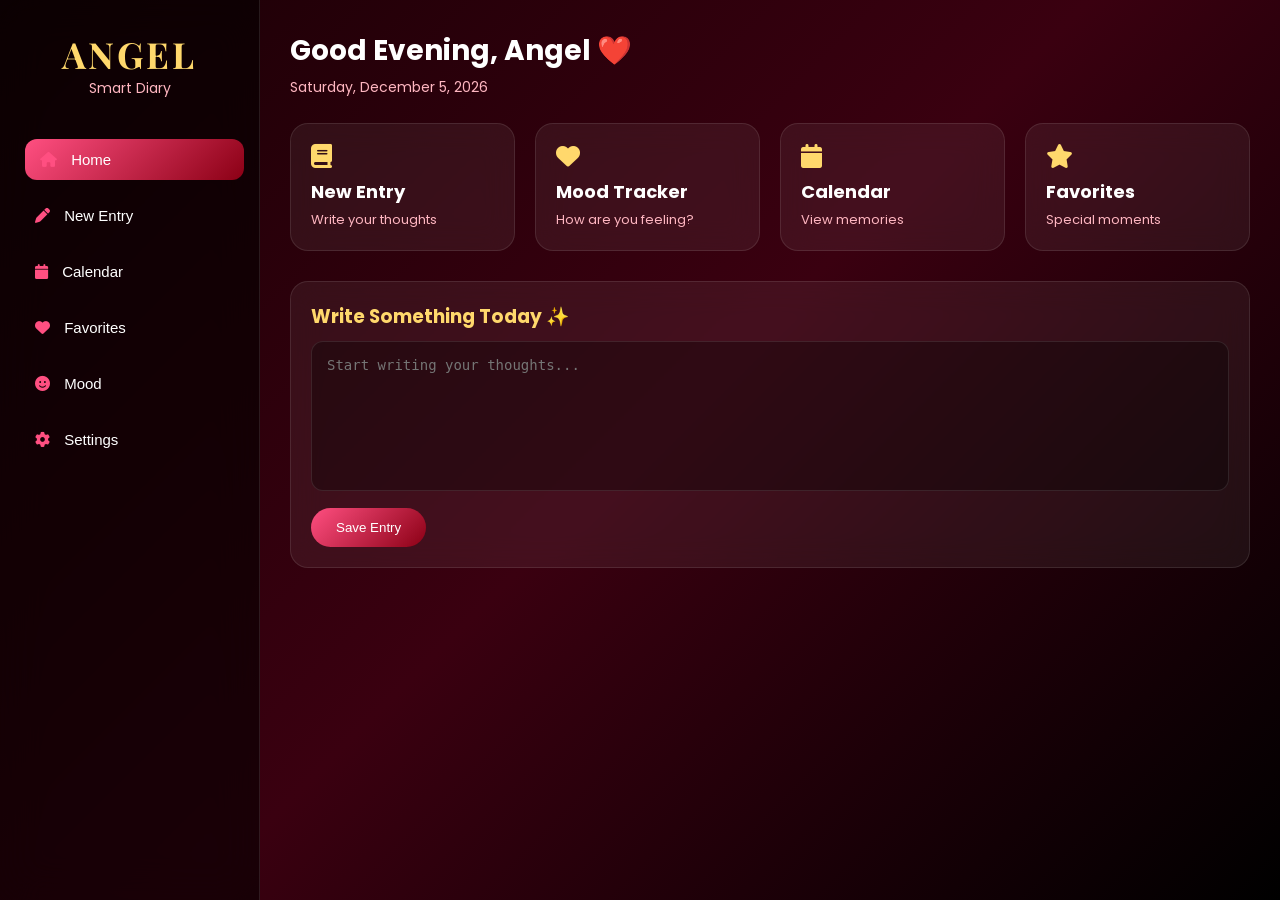
<file: diary.html>
<!DOCTYPE html>
<html lang="en">

<head>

    <meta charset="UTF-8">
    <meta name="viewport" content="width=device-width, initial-scale=1.0">

    <title>Angel Diary</title>

    <!-- Fonts -->

    <link href="https://fonts.googleapis.com/css2?family=Playfair+Display:wght@400;600;700&family=Poppins:wght@300;400;500;600&display=swap" rel="stylesheet">

    <!-- Icons -->

    <link rel="stylesheet" href="https://cdnjs.cloudflare.com/ajax/libs/font-awesome/6.7.1/css/all.min.css">

    <!-- CSS -->

    <link rel="stylesheet" href="diary.css">

</head>

<body>

    <div class="app">

        <!-- SIDEBAR -->

        <div class="sidebar">

            <h1 class="logo">ANGEL</h1>

            <p class="tag">Smart Diary</p>

            <div class="menu">

                <button class="active"><i class="fa fa-home"></i> Home</button>

                <button><i class="fa fa-pen"></i> New Entry</button>

                <button><i class="fa fa-calendar"></i> Calendar</button>

                <button><i class="fa fa-heart"></i> Favorites</button>

                <button><i class="fa fa-face-smile"></i> Mood</button>

                <button><i class="fa fa-gear"></i> Settings</button>

            </div>

        </div>

        <!-- MAIN -->

        <div class="main">

            <!-- HEADER -->

            <div class="header">

                <h2>Good Evening, Angel ❤️</h2>

                <p id="date"></p>

            </div>

            <!-- CARDS -->

            <div class="cards">

                <div class="card">

                    <i class="fa fa-book"></i>

                    <h3>New Entry</h3>

                    <p>Write your thoughts</p>

                </div>

                <div class="card">

                    <i class="fa fa-heart"></i>

                    <h3>Mood Tracker</h3>

                    <p>How are you feeling?</p>

                </div>

                <div class="card">

                    <i class="fa fa-calendar"></i>

                    <h3>Calendar</h3>

                    <p>View memories</p>

                </div>

                <div class="card">

                    <i class="fa fa-star"></i>

                    <h3>Favorites</h3>

                    <p>Special moments</p>

                </div>

            </div>

            <!-- QUICK ENTRY -->

            <div class="entry-box">

                <h3>Write Something Today ✨</h3>

                <textarea placeholder="Start writing your thoughts..."></textarea>

                <button>Save Entry</button>

            </div>

        </div>

    </div>

    <script src="diary.js"></script>

</body>

</html>
</file>
<file: diary.css>
/* =========================
   GLOBAL RESET
========================= */

*{
    margin:0;
    padding:0;
    box-sizing:border-box;
}

body{
    font-family:'Poppins',sans-serif;
    background:linear-gradient(135deg,#1a0005,#3a0010,#000);
    height:100vh;
    overflow:hidden;
    color:white;
}

/* =========================
        APP LAYOUT
========================= */

.app{
    display:flex;
    height:100vh;
}

/* =========================
        SIDEBAR
========================= */

.sidebar{
    width:260px;
    background:rgba(0,0,0,0.55);
    backdrop-filter:blur(20px);
    padding:30px 20px;
    border-right:1px solid rgba(255,255,255,0.1);
}

.logo{
    font-family:'Playfair Display',serif;
    font-size:36px;
    color:#ffd86c;
    text-align:center;
    letter-spacing:3px;
}

.tag{
    text-align:center;
    font-size:14px;
    color:#ffb6c1;
    margin-bottom:40px;
}

.menu{
    display:flex;
    flex-direction:column;
    gap:15px;
}

.menu button{
    background:transparent;
    border:none;
    color:white;
    font-size:15px;
    text-align:left;
    padding:12px 15px;
    border-radius:12px;
    cursor:pointer;
    transition:0.3s;
}

.menu button i{
    margin-right:10px;
    color:#ff4f81;
}

.menu button:hover,
.menu button.active{
    background:linear-gradient(135deg,#ff4f81,#8b0015);
    transform:translateX(5px);
}

/* =========================
        MAIN AREA
========================= */

.main{
    flex:1;
    padding:30px;
    overflow-y:auto;
}

/* HEADER */

.header h2{
    font-size:28px;
    margin-bottom:5px;
}

.header p{
    color:#ffb6c1;
    font-size:14px;
}

/* =========================
        CARDS
========================= */

.cards{
    display:grid;
    grid-template-columns:repeat(auto-fit,minmax(180px,1fr));
    gap:20px;
    margin-top:25px;
}

.card{
    background:rgba(255,255,255,0.06);
    backdrop-filter:blur(15px);
    padding:20px;
    border-radius:18px;
    border:1px solid rgba(255,255,255,0.1);
    transition:0.3s;
    cursor:pointer;
}

.card i{
    font-size:24px;
    color:#ffd86c;
    margin-bottom:10px;
}

.card h3{
    font-size:18px;
    margin-bottom:5px;
}

.card p{
    font-size:13px;
    color:#ffb6c1;
}

.card:hover{
    transform:translateY(-8px);
    background:rgba(255,255,255,0.1);
}

/* =========================
        ENTRY BOX
========================= */

.entry-box{
    margin-top:30px;
    background:rgba(255,255,255,0.06);
    padding:20px;
    border-radius:18px;
    border:1px solid rgba(255,255,255,0.1);
    backdrop-filter:blur(15px);
}

.entry-box h3{
    margin-bottom:10px;
    color:#ffd86c;
}

textarea{
    width:100%;
    height:150px;
    border:none;
    border-radius:12px;
    padding:15px;
    outline:none;
    resize:none;
    font-size:14px;
    background:rgba(0,0,0,0.3);
    color:white;
    border:1px solid rgba(255,255,255,0.1);
}

.entry-box button{
    margin-top:10px;
    padding:12px 25px;
    border:none;
    border-radius:25px;
    background:linear-gradient(135deg,#ff4f81,#8b0015);
    color:white;
    cursor:pointer;
    transition:0.3s;
}

.entry-box button:hover{
    transform:scale(1.05);
}

/* =========================
      RESPONSIVE
========================= */

@media(max-width:768px){

.sidebar{
    width:80px;
}

.logo,.tag{
    display:none;
}

.menu button{
    font-size:0;
    justify-content:center;
}

.menu button i{
    font-size:18px;
    margin:0;
}

}
</file>
